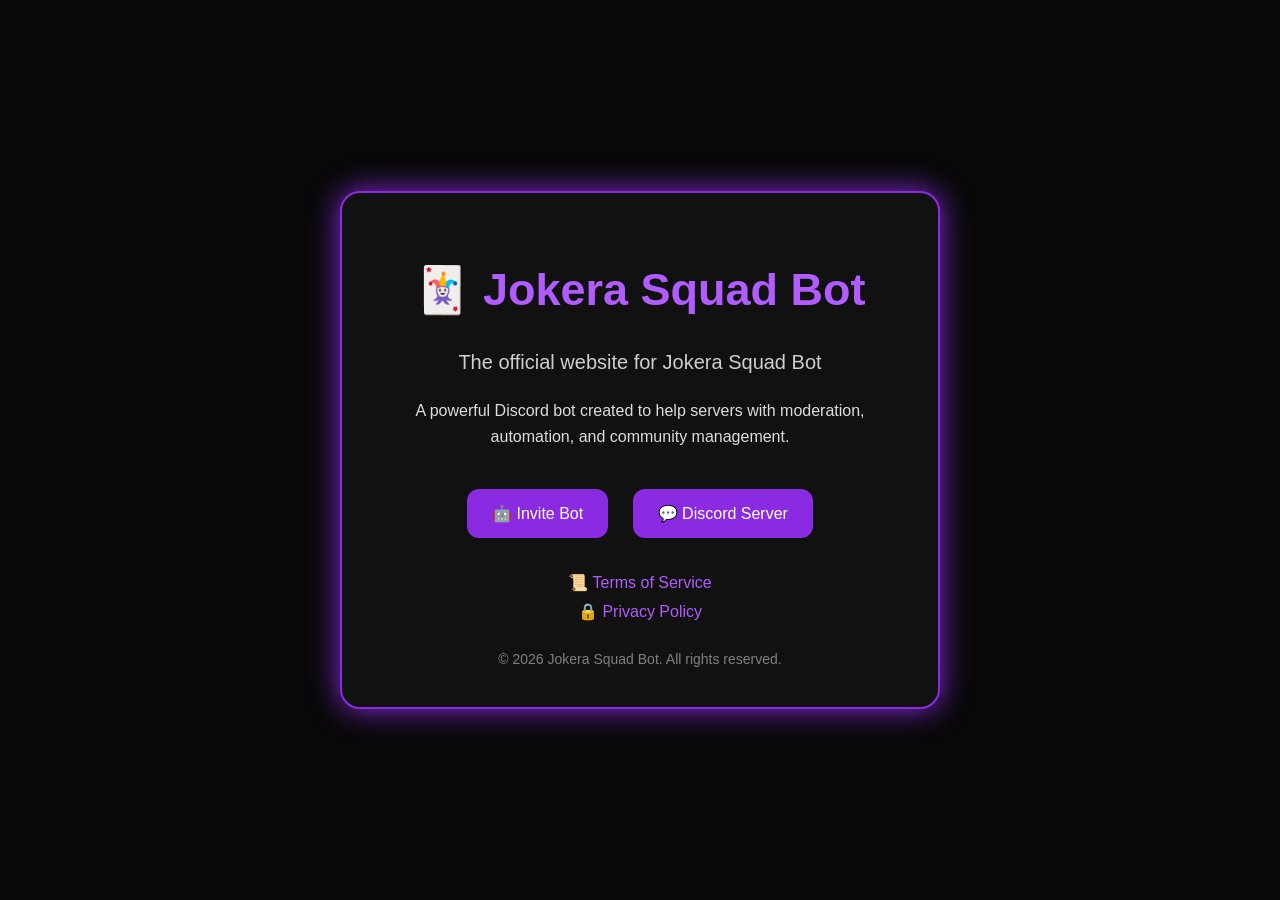
<file: index.html>
<!DOCTYPE html>
<html lang="en">
<head>
<meta charset="UTF-8">
<meta name="viewport" content="width=device-width, initial-scale=1.0">

<title>Jokera Squad Bot</title>

<link rel="stylesheet" href="style.css">
</head>

<body>

<div class="container">

<div class="card">

<h1>🃏 Jokera Squad Bot</h1>

<p class="subtitle">
The official website for Jokera Squad Bot
</p>

<p>
A powerful Discord bot created to help servers with moderation,
automation, and community management.
</p>

<div class="buttons">

<a href="https://discord.com/oauth2/authorize?client_id=1508360998183239710" class="btn">
🤖 Invite Bot
</a>

<a href="https://discord.gg/5f9Z39kgBj" class="btn">
💬 Discord Server
</a>

</div>

<div class="links">

<a href="terms.html">
📜 Terms of Service
</a>

<a href="privacy.html">
🔒 Privacy Policy
</a>

</div>

<footer>
© 2026 Jokera Squad Bot. All rights reserved.
</footer>

</div>

</div>

</body>
</html>
</file>
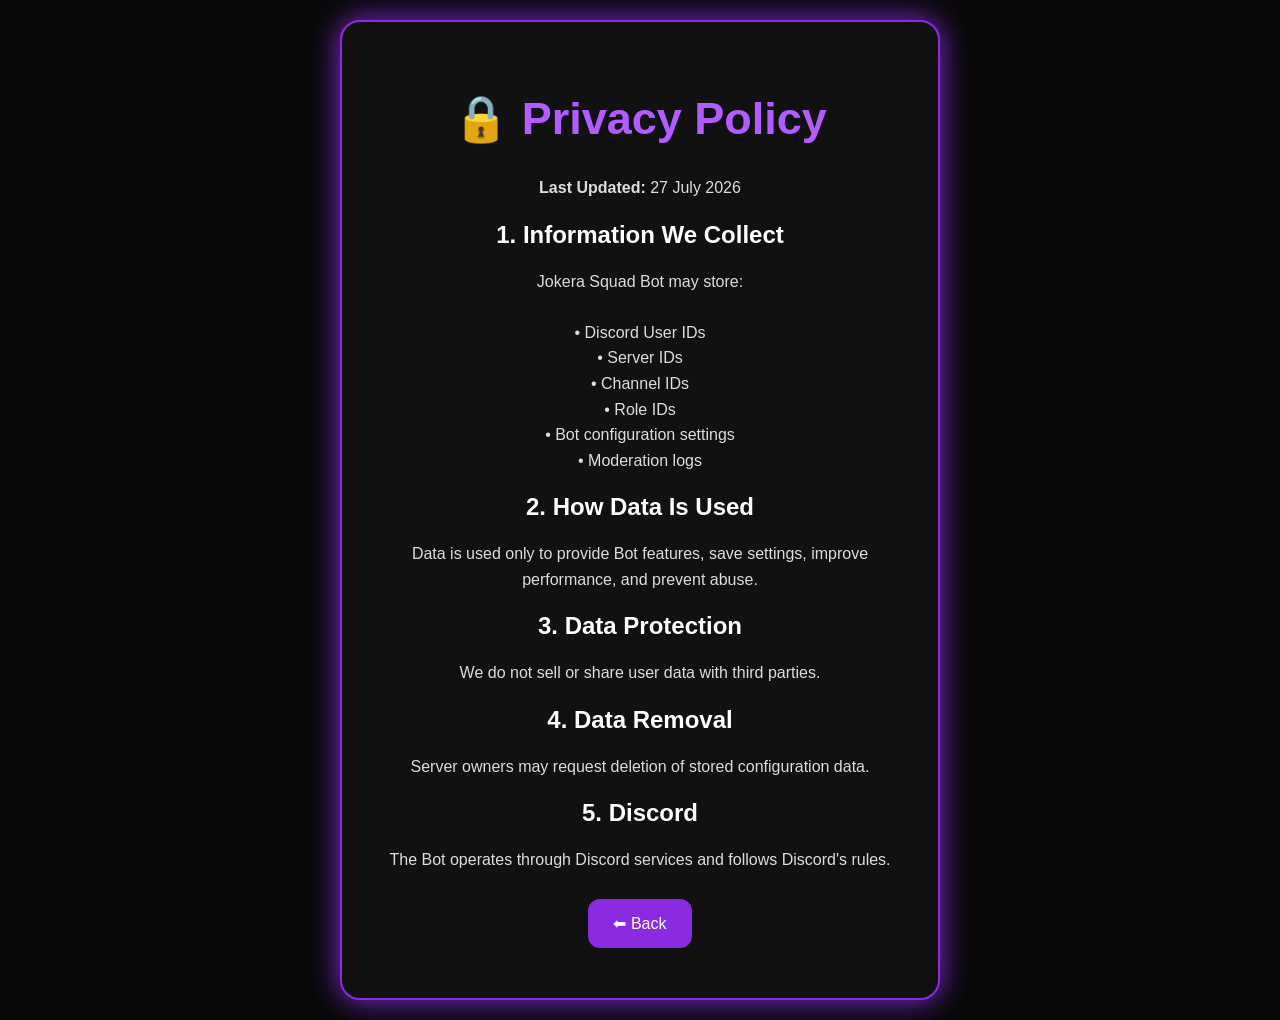
<file: privacy.html>
<!DOCTYPE html>
<html lang="en">
<head>
<meta charset="UTF-8">
<title>Privacy Policy - Jokera Squad Bot</title>
<link rel="stylesheet" href="style.css">
</head>

<body>

<div class="container">
<div class="card">

<h1>🔒 Privacy Policy</h1>

<p><b>Last Updated:</b> 27 July 2026</p>

<h2>1. Information We Collect</h2>

<p>
Jokera Squad Bot may store:
<br><br>
• Discord User IDs<br>
• Server IDs<br>
• Channel IDs<br>
• Role IDs<br>
• Bot configuration settings<br>
• Moderation logs
</p>

<h2>2. How Data Is Used</h2>

<p>
Data is used only to provide Bot features,
save settings, improve performance, and prevent abuse.
</p>

<h2>3. Data Protection</h2>

<p>
We do not sell or share user data with third parties.
</p>

<h2>4. Data Removal</h2>

<p>
Server owners may request deletion of stored configuration data.
</p>

<h2>5. Discord</h2>

<p>
The Bot operates through Discord services and follows Discord's rules.
</p>

<a class="btn" href="index.html">⬅ Back</a>

</div>
</div>

</body>
</html>
</file>
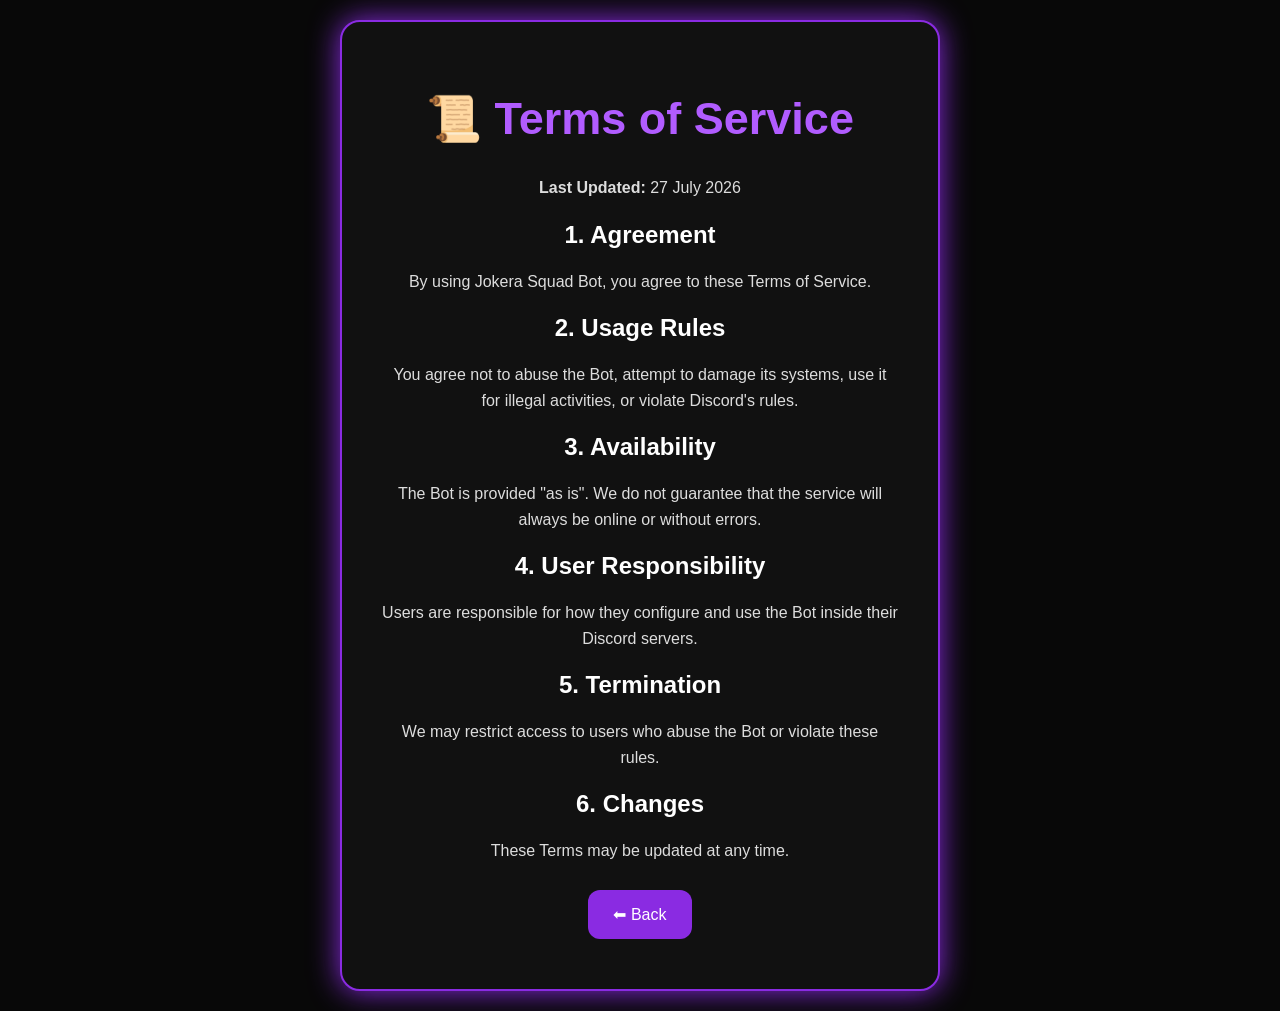
<file: terms.html>
<!DOCTYPE html>
<html lang="en">
<head>
<meta charset="UTF-8">
<title>Terms of Service - Jokera Squad Bot</title>
<link rel="stylesheet" href="style.css">
</head>

<body>

<div class="container">
<div class="card">

<h1>📜 Terms of Service</h1>

<p><b>Last Updated:</b> 27 July 2026</p>

<h2>1. Agreement</h2>
<p>
By using Jokera Squad Bot, you agree to these Terms of Service.
</p>

<h2>2. Usage Rules</h2>
<p>
You agree not to abuse the Bot, attempt to damage its systems,
use it for illegal activities, or violate Discord's rules.
</p>

<h2>3. Availability</h2>
<p>
The Bot is provided "as is". We do not guarantee that the service
will always be online or without errors.
</p>

<h2>4. User Responsibility</h2>
<p>
Users are responsible for how they configure and use the Bot
inside their Discord servers.
</p>

<h2>5. Termination</h2>
<p>
We may restrict access to users who abuse the Bot or violate these rules.
</p>

<h2>6. Changes</h2>
<p>
These Terms may be updated at any time.
</p>

<a class="btn" href="index.html">⬅ Back</a>

</div>
</div>

</body>
</html>
</file>
<file: style.css>
* {
    box-sizing: border-box;
}

body {
    margin: 0;
    padding: 0;
    background: #080808;
    color: white;
    font-family: Arial, sans-serif;
}

.container {
    min-height: 100vh;
    display: flex;
    justify-content: center;
    align-items: center;
    padding: 20px;
}

.card {
    background: #111111;
    border: 2px solid #8a2be2;
    border-radius: 20px;
    padding: 40px;
    max-width: 600px;
    text-align: center;
    box-shadow: 0 0 30px #8a2be2;
}

h1 {
    font-size: 45px;
    color: #b15cff;
}

.subtitle {
    color: #cfcfcf;
    font-size: 20px;
}

p {
    color: #dddddd;
    line-height: 1.6;
}

.buttons {
    margin-top: 30px;
}

.btn {
    display: inline-block;
    background: #8a2be2;
    color: white;
    text-decoration: none;
    padding: 15px 25px;
    margin: 10px;
    border-radius: 12px;
    transition: 0.3s;
}

.btn:hover {
    background: #6d1bb5;
}

.links {
    margin-top: 25px;
}

.links a {
    color: #b15cff;
    text-decoration: none;
    display: block;
    margin: 10px;
}

footer {
    margin-top: 30px;
    color: gray;
    font-size: 14px;
}
</file>
